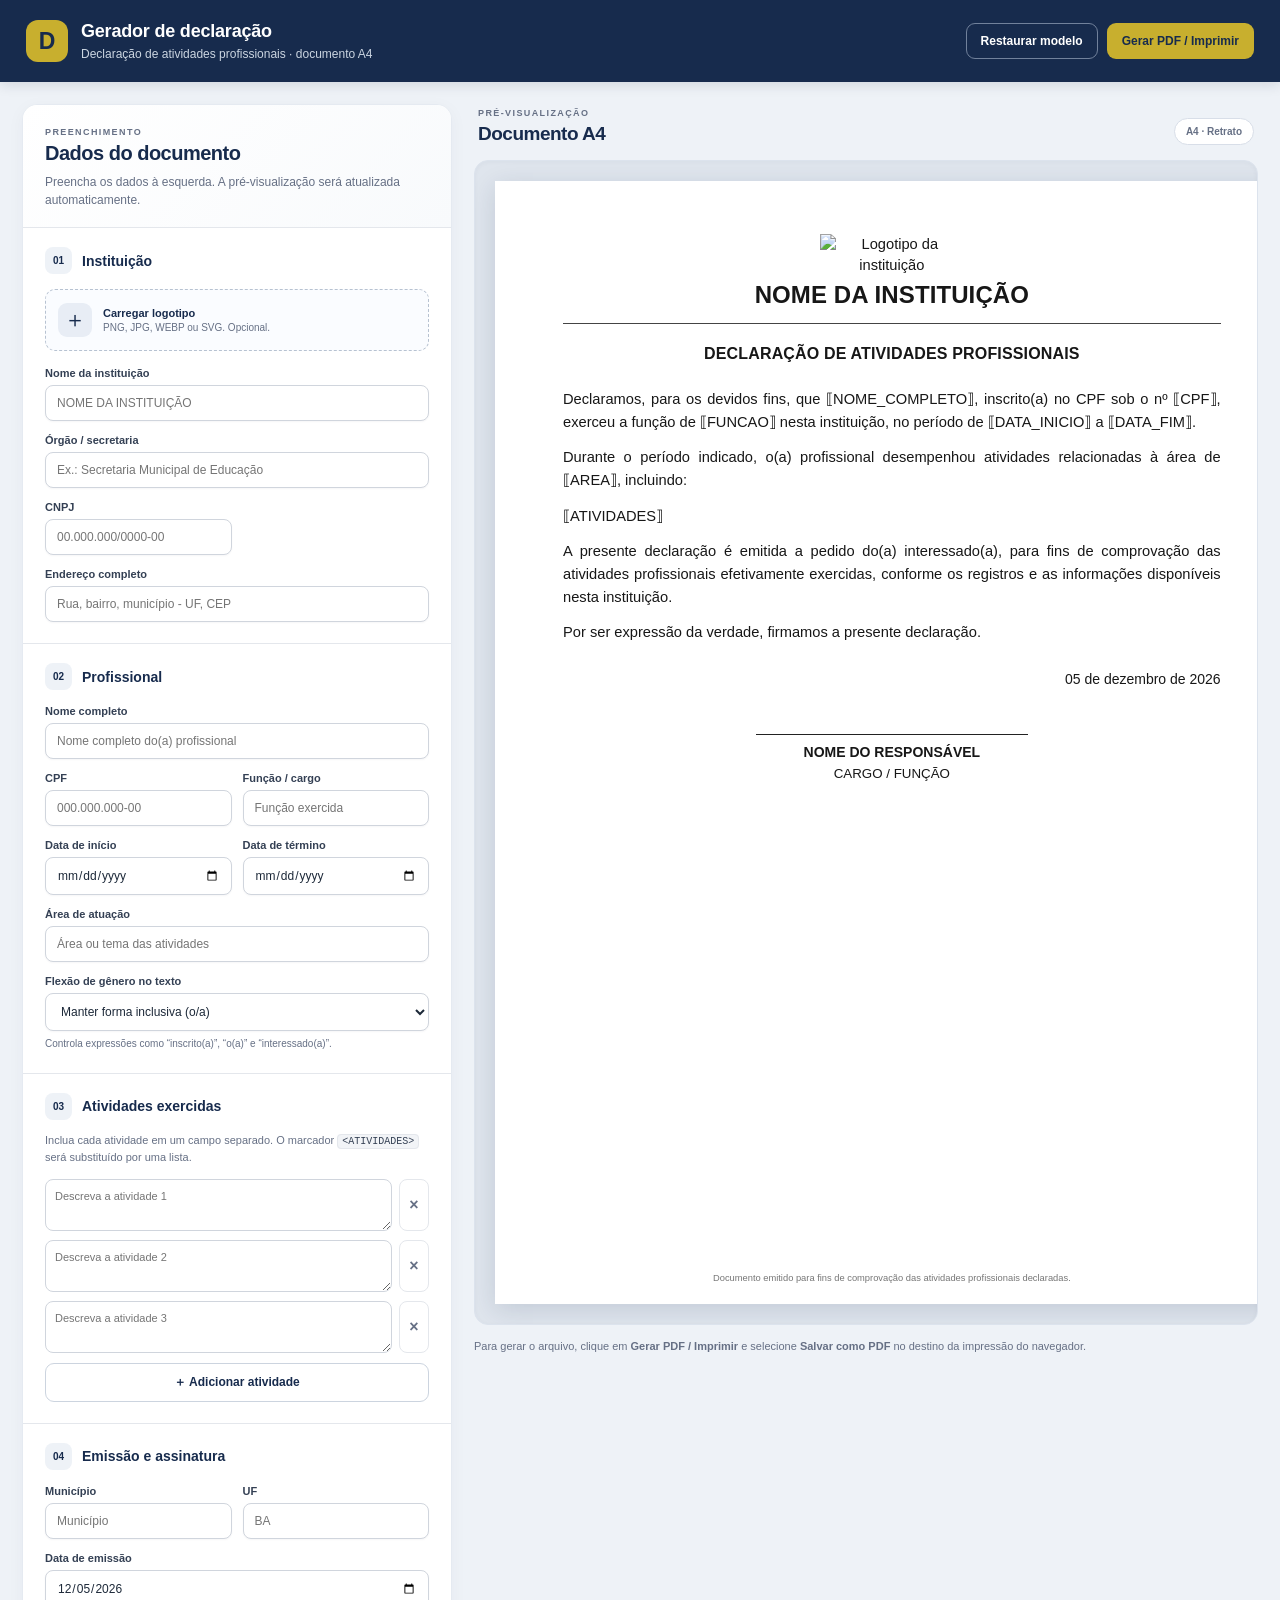
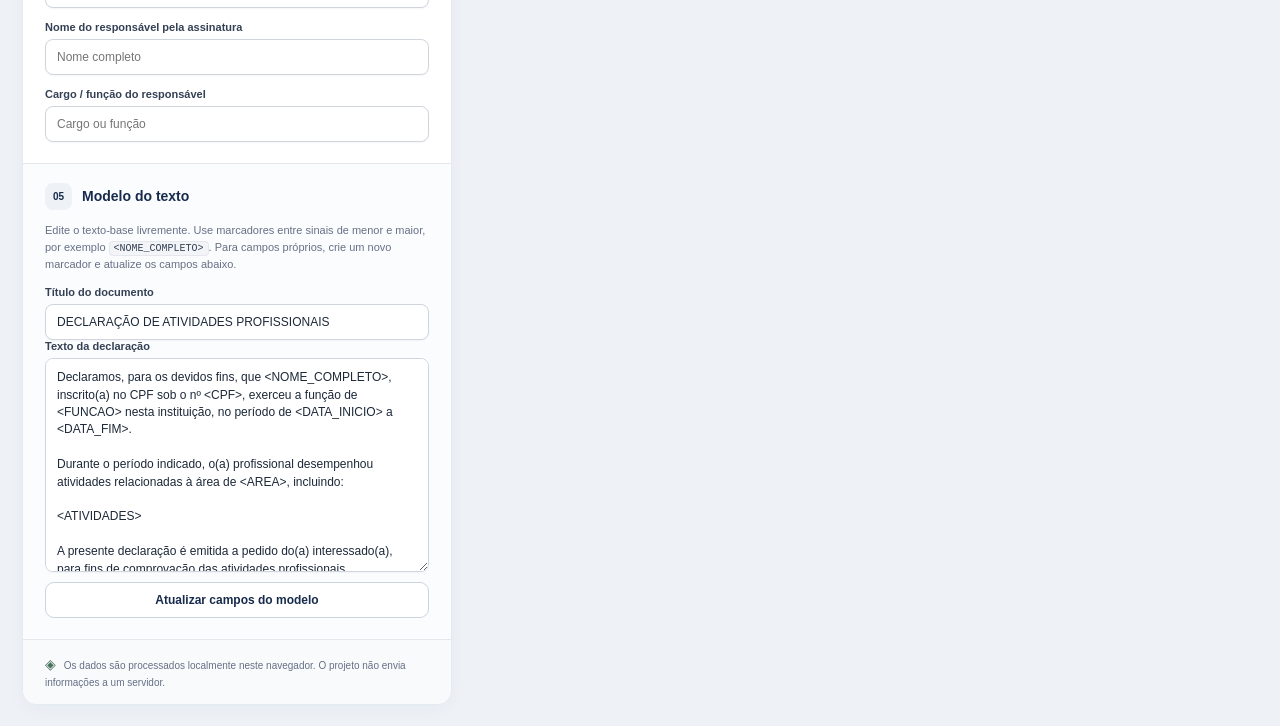
<file: gerador_declaracao/index.html>
<!doctype html>
<html lang="pt-BR">
<head>
  <meta charset="utf-8">
  <meta name="viewport" content="width=device-width, initial-scale=1">
  <meta name="theme-color" content="#172b4d">
  <title>Gerador de Declaração de Atividades Profissionais</title>
  <link rel="stylesheet" href="styles.css">
</head>
<body>
  <header class="app-header">
    <div class="brand-mark" aria-hidden="true">D</div>
    <div class="brand-copy">
      <h1>Gerador de declaração</h1>
      <p>Declaração de atividades profissionais · documento A4</p>
    </div>
    <div class="header-actions">
      <button type="button" class="button button-quiet" id="resetButton">Restaurar modelo</button>
      <button type="button" class="button button-primary" id="pdfButton">Gerar PDF / Imprimir</button>
    </div>
  </header>

  <main class="workspace">
    <aside class="editor" aria-label="Formulário de edição">
      <div class="editor-intro">
        <span class="eyebrow">PREENCHIMENTO</span>
        <h2>Dados do documento</h2>
        <p>Preencha os dados à esquerda. A pré-visualização será atualizada automaticamente.</p>
      </div>

      <section class="form-section">
        <div class="section-heading"><span class="step">01</span><h3>Instituição</h3></div>
        <label class="upload-box" for="logoInput">
          <input id="logoInput" type="file" accept="image/png,image/jpeg,image/webp,image/svg+xml">
          <span class="upload-icon" aria-hidden="true">＋</span>
          <span><strong>Carregar logotipo</strong><small>PNG, JPG, WEBP ou SVG. Opcional.</small></span>
          <img id="logoThumb" alt="Prévia do logotipo" hidden>
        </label>
        <div class="field-grid">
          <label class="field field-wide">Nome da instituição
            <input id="institutionName" type="text" placeholder="NOME DA INSTITUIÇÃO" autocomplete="organization" required>
          </label>
          <label class="field field-wide">Órgão / secretaria
            <input id="institutionOrg" type="text" placeholder="Ex.: Secretaria Municipal de Educação">
          </label>
          <label class="field">CNPJ
            <input id="institutionCnpj" type="text" placeholder="00.000.000/0000-00" inputmode="text" required>
          </label>
          <label class="field field-wide">Endereço completo
            <input id="institutionAddress" type="text" placeholder="Rua, bairro, município - UF, CEP">
          </label>
        </div>
      </section>

      <section class="form-section">
        <div class="section-heading"><span class="step">02</span><h3>Profissional</h3></div>
        <div class="field-grid">
          <label class="field field-wide">Nome completo
            <input id="fullName" type="text" placeholder="Nome completo do(a) profissional" required>
          </label>
          <label class="field">CPF
            <input id="cpf" type="text" placeholder="000.000.000-00" required>
          </label>
          <label class="field">Função / cargo
            <input id="jobTitle" type="text" placeholder="Função exercida" required>
          </label>
          <label class="field">Data de início
            <input id="startDate" type="date" required>
          </label>
          <label class="field">Data de término
            <input id="endDate" type="date" required>
          </label>
          <label class="field field-wide">Área de atuação
            <input id="area" type="text" placeholder="Área ou tema das atividades" required>
          </label>
          <label class="field field-wide">Flexão de gênero no texto
            <select id="genderMode">
              <option value="inclusive">Manter forma inclusiva (o/a)</option>
              <option value="masculine">Masculino</option>
              <option value="feminine">Feminino</option>
            </select>
            <small>Controla expressões como “inscrito(a)”, “o(a)” e “interessado(a)”.</small>
          </label>
        </div>
      </section>

      <section class="form-section">
        <div class="section-heading"><span class="step">03</span><h3>Atividades exercidas</h3></div>
        <p class="section-note">Inclua cada atividade em um campo separado. O marcador <code>&lt;ATIVIDADES&gt;</code> será substituído por uma lista.</p>
        <div id="activitiesList" class="activities-list"></div>
        <button type="button" class="button button-outline button-full" id="addActivityButton">＋ Adicionar atividade</button>
      </section>

      <section class="form-section">
        <div class="section-heading"><span class="step">04</span><h3>Emissão e assinatura</h3></div>
        <div class="field-grid">
          <label class="field">Município
            <input id="municipality" type="text" placeholder="Município" required>
          </label>
          <label class="field">UF
            <input id="state" type="text" placeholder="BA" maxlength="2" required>
          </label>
          <label class="field field-wide">Data de emissão
            <input id="issueDate" type="date" required>
          </label>
          <label class="field field-wide">Nome do responsável pela assinatura
            <input id="signerName" type="text" placeholder="Nome completo" required>
          </label>
          <label class="field field-wide">Cargo / função do responsável
            <input id="signerTitle" type="text" placeholder="Cargo ou função" required>
          </label>
        </div>
      </section>

      <section class="form-section model-section">
        <div class="section-heading"><span class="step">05</span><h3>Modelo do texto</h3></div>
        <p class="section-note">Edite o texto-base livremente. Use marcadores entre sinais de menor e maior, por exemplo <code>&lt;NOME_COMPLETO&gt;</code>. Para campos próprios, crie um novo marcador e atualize os campos abaixo.</p>
        <label class="field field-wide">Título do documento
          <input id="documentTitle" type="text" value="DECLARAÇÃO DE ATIVIDADES PROFISSIONAIS">
        </label>
        <label class="field field-wide">Texto da declaração
          <textarea id="templateText" rows="11" spellcheck="false"></textarea>
        </label>
        <button type="button" class="button button-outline button-full" id="refreshMarkersButton">Atualizar campos do modelo</button>
        <div id="customMarkerArea" class="custom-marker-area" hidden>
          <h4>Marcadores personalizados</h4>
          <p class="section-note">Preencha aqui os marcadores novos identificados no modelo.</p>
          <div id="customMarkerFields" class="field-grid"></div>
        </div>
      </section>

      <p class="privacy-note"><span aria-hidden="true">◈</span> Os dados são processados localmente neste navegador. O projeto não envia informações a um servidor.</p>
    </aside>

    <section class="preview-column" aria-label="Pré-visualização do documento">
      <div class="preview-toolbar">
        <div>
          <span class="eyebrow">PRÉ-VISUALIZAÇÃO</span>
          <h2>Documento A4</h2>
        </div>
        <span class="paper-tag">A4 · Retrato</span>
      </div>
      <div class="preview-stage">
        <article id="documentPreview" class="document-page">
          <header class="document-header">
            <img id="documentLogo" class="document-logo" alt="Logotipo da instituição" hidden>
            <div id="previewInstitutionName" class="institution-name">NOME DA INSTITUIÇÃO</div>
            <div id="previewInstitutionOrg" class="institution-org"></div>
            <div id="previewInstitutionCnpj" class="institution-meta"></div>
            <div id="previewInstitutionAddress" class="institution-meta"></div>
          </header>
          <div class="document-rule"></div>
          <h2 id="previewDocumentTitle" class="document-title">DECLARAÇÃO DE ATIVIDADES PROFISSIONAIS</h2>
          <div id="previewBody" class="document-body"></div>
          <div id="previewIssueDate" class="issue-date"></div>
          <footer class="signature-block">
            <div class="signature-line"></div>
            <div id="previewSignerName" class="signer-name"></div>
            <div id="previewSignerTitle" class="signer-title"></div>
          </footer>
          <div class="document-footer-note">Documento emitido para fins de comprovação das atividades profissionais declaradas.</div>
        </article>
      </div>
      <p class="preview-help">Para gerar o arquivo, clique em <strong>Gerar PDF / Imprimir</strong> e selecione <strong>Salvar como PDF</strong> no destino da impressão do navegador.</p>
    </section>
  </main>

  <script src="app.js"></script>
</body>
</html>
</file>
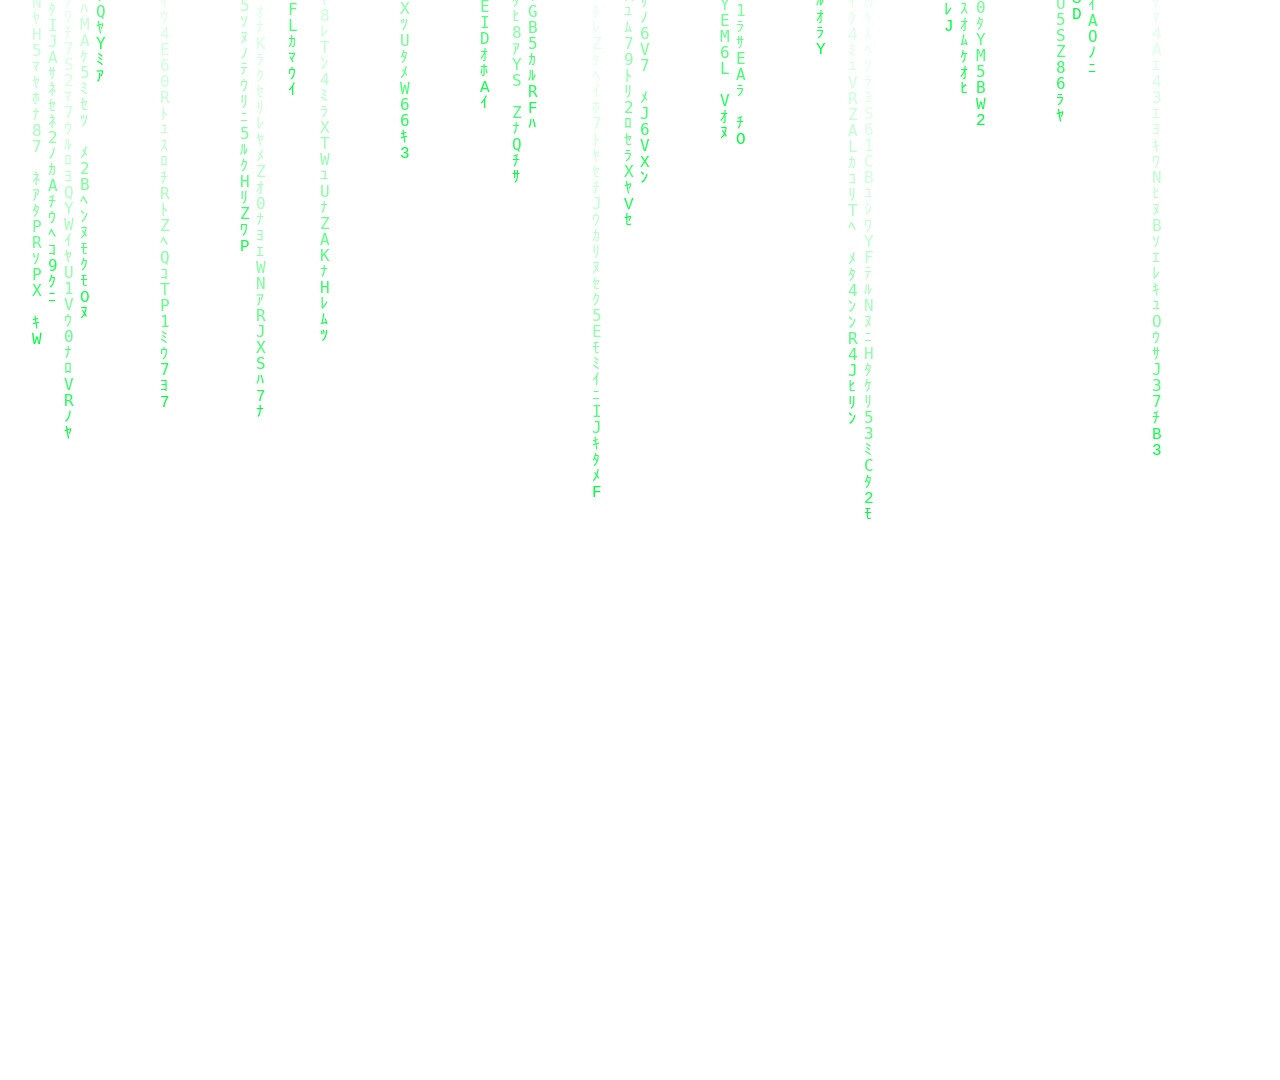
<file: animation.html>
<!DOCTYPE html>
<html lang="pt-BR">
<head>
    <meta charset="UTF-8">
    <meta name="viewport" content="width=device-width, initial-scale=1.0">
    <title>OBS Matrix Rain Overlay</title>
    <style>
        * {
            margin: 0;
            padding: 0;
            box-sizing: border-box;
        }

        body, html {
            width: 1920px;
            height: 1080px;
            overflow: hidden;
            background: transparent !important; /* Garante fundo totalmente transparente */
        }

        canvas {
            display: block;
            position: absolute;
            top: 0;
            left: 0;
            width: 1920px;
            height: 1080px;
            pointer-events: none; /* Ignora cliques para não atrapalhar o OBS */
        }
    </style>
</head>
<body>

    <canvas id="matrixCanvas"></canvas>

    <script>
        const canvas = document.getElementById('matrixCanvas');
        const ctx = canvas.getContext('2d');

        // Resolução padrão da live (Full HD)
        canvas.width = 1920;
        canvas.height = 1080;

        // Katakana original do Matrix + Números e Letras
        const katakana = 'ｱｲｳｴｵｶｷｸｹｺｻｼｽｾｿﾀﾁﾂﾃﾄﾅﾆﾇﾈﾉﾊﾋﾌﾍﾎﾏﾐﾑﾒﾓﾔﾕﾖﾗﾘﾙﾚﾛﾜﾝ1234567890ABCDEFGHIJKLMNOPQRSTUVWXYZ';
        const alphabet = katakana.split('');

        const fontSize = 16;
        const columns = canvas.width / fontSize;
        const rainDrops = [];

        // Inicializa colunas acima da tela para o efeito começar de forma suave
        for (let x = 0; x < columns; x++) {
            rainDrops[x] = Math.random() * -100;
        }

        function draw() {
            // Técnica especial para dar o efeito de rastro (fade-out) mantendo a transparência alfa
            ctx.fillStyle = 'rgba(0, 0, 0, 0.08)';
            ctx.globalCompositeOperation = 'destination-out';
            ctx.fillRect(0, 0, canvas.width, canvas.height);
            
            ctx.globalCompositeOperation = 'source-over';
            ctx.font = fontSize + 'px monospace';

            for (let i = 0; i < rainDrops.length; i++) {
                const text = alphabet[Math.floor(Math.random() * alphabet.length)];
                const x = i * fontSize;
                const y = rainDrops[i] * fontSize;

                // Faz a ponta de cada linha brilhar levemente em branco como no filme original
                if (Math.random() > 0.98) {
                    ctx.fillStyle = '#FFFFFF';
                } else {
                    ctx.fillStyle = '#00FF41'; // Verde Matrix fosforescente
                }

                ctx.fillText(text, x, y);

                // Reinicia a gota no topo após passar da tela baseado em chance aleatória
                if (y > canvas.height && Math.random() > 0.975) {
                    rainDrops[i] = 0;
                }
                rainDrops[i]++;
            }
        }

        // Roda a animação de forma otimizada a ~30 quadros por segundo
        setInterval(draw, 33);
    </script>
</body>
</html>
</file>
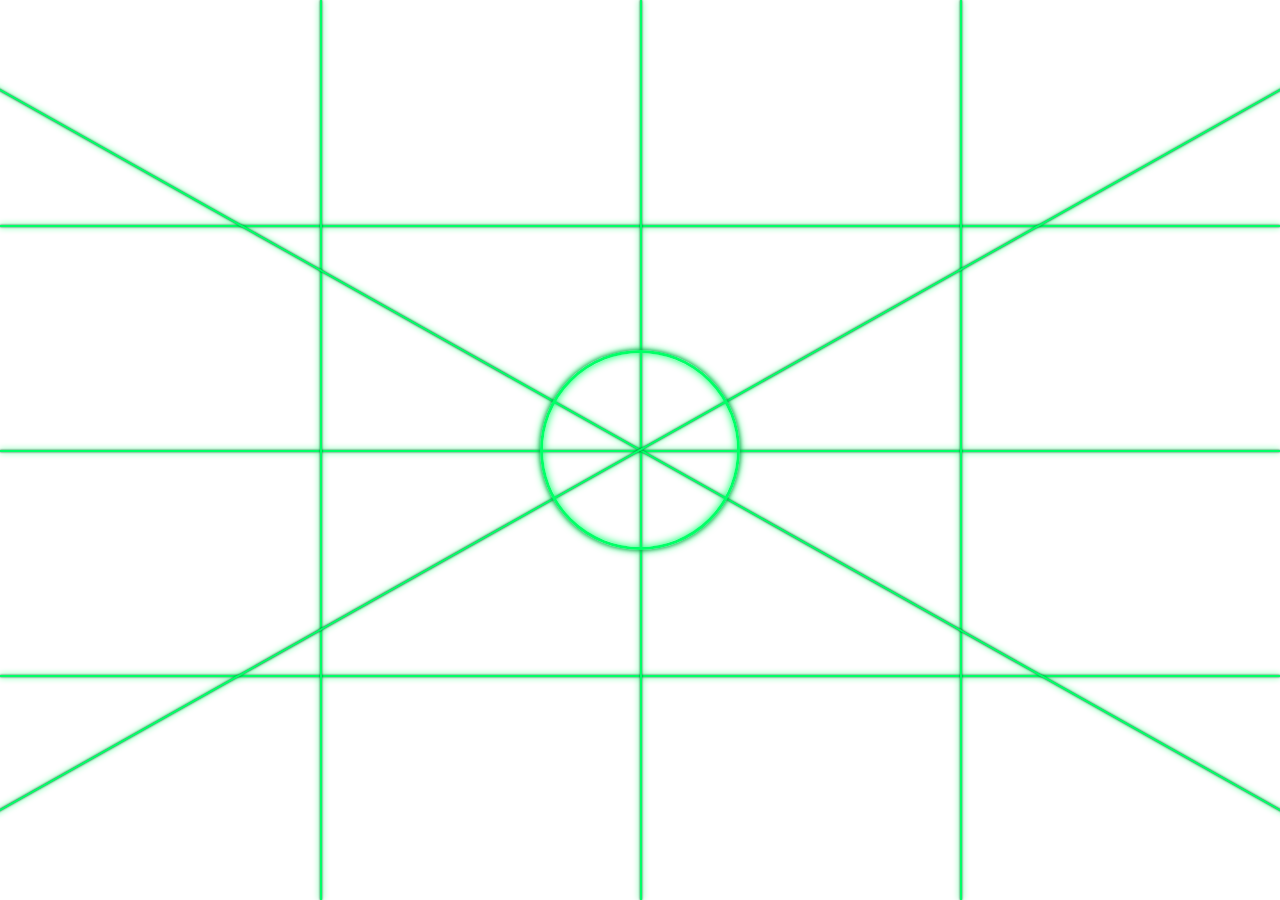
<file: enquadramento.html>
<!DOCTYPE html>
<html lang="pt-BR">
<head>
    <meta charset="UTF-8">
    <title>Grade de Alinhamento Técnico - Verde Neon</title>
    <style>
        * {
            box-sizing: border-box;
            margin: 0;
            padding: 0;
        }
        body, html {
            width: 100%;
            height: 100%;
            overflow: hidden;
            background: transparent;
        }
        
        .overlay-container {
            position: relative;
            width: 100%;
            height: 100%;
        }

        /* --- CONFIGURAÇÃO DA COR VERDE NEON DE ALTA VISIBILIDADE --- 
           O box-shadow e o filter garantem que a linha seja visível em qualquer iluminação de fundo */
        .neon-line {
            position: absolute;
            background-color: #00ff66; /* Verde Neon Puro */
            box-shadow: 0 0 6px #00ff66, 0 0 2px rgba(0, 0, 0, 0.9);
            pointer-events: none;
        }

        /* --- LINHAS HORIZONTAIS (Divisões de 25%, 50% e 75%) --- */
        .h-line-1 { top: 25%; left: 0; width: 100%; height: 2px; }
        .h-line-2 { top: 50%; left: 0; width: 100%; height: 2px; background-color: #00ff66; } /* Linha Central */
        .h-line-3 { top: 75%; left: 0; width: 100%; height: 2px; }

        /* --- LINHAS VERTICAIS (Divisões de 25%, 50% e 75%) --- */
        .v-line-1 { left: 25%; top: 0; width: 2px; height: 100%; }
        .v-line-2 { left: 50%; top: 0; width: 2px; height: 100%; background-color: #00ff66; } /* Linha Central */
        .v-line-3 { left: 75%; top: 0; width: 2px; height: 100%; }


        /* --- CÍRCULO CENTRAL DE ENQUADRAMENTO --- */
        .center-target {
            position: absolute;
            top: 50%;
            left: 50%;
            transform: translate(-50%, -50%);
            pointer-events: none;
        }

        .neon-circle {
            width: 200px; /* Tamanho otimizado para enquadramento de rosto/busto */
            height: 200px;
            border: 3px solid #00ff66;
            border-radius: 50%;
            box-shadow: 0 0 8px #00ff66, inset 0 0 8px #00ff66, 0 0 4px rgba(0, 0, 0, 0.8);
        }


        /* --- LINHAS DIAGONAIS DE PERSPECTIVA ESPACIAL --- */
        .diagonal-container {
            position: absolute;
            width: 100%;
            height: 100%;
            top: 0;
            left: 0;
            pointer-events: none;
            overflow: hidden;
        }

        .diagonal {
            position: absolute;
            width: 150%; /* Extensão longa para cobrir toda a diagonal do canvas 16:9 */
            height: 2px;
            background-color: #00ff66;
            box-shadow: 0 0 6px #00ff66, 0 0 2px rgba(0, 0, 0, 0.9);
            top: 50%;
            left: 50%;
        }

        /* Rotação matemática exata para o padrão de tela Proporcional 16:9 */
        .diag-1 { transform: translate(-50%, -50%) rotate(29.36deg); } 
        .diag-2 { transform: translate(-50%, -50%) rotate(-29.36deg); }

    </style>
</head>
<body>

    <div class="overlay-container">
        
        <!-- Grades Horizontais Neon -->
        <div class="neon-line h-line-1"></div>
        <div class="neon-line h-line-2"></div>
        <div class="neon-line h-line-3"></div>
        
        <!-- Grades Verticais Neon -->
        <div class="neon-line v-line-1"></div>
        <div class="neon-line v-line-2"></div>
        <div class="neon-line v-line-3"></div>

        <!-- Linhas Diagonais de Perspectiva Cruzada -->
        <div class="diagonal-container">
            <div class="diagonal diag-1"></div>
            <div class="diagonal diag-2"></div>
        </div>

        <!-- Alvo Centralizado Redondo -->
        <div class="center-target">
            <div class="neon-circle"></div>
        </div>

    </div>

</body>
</html>
</file>
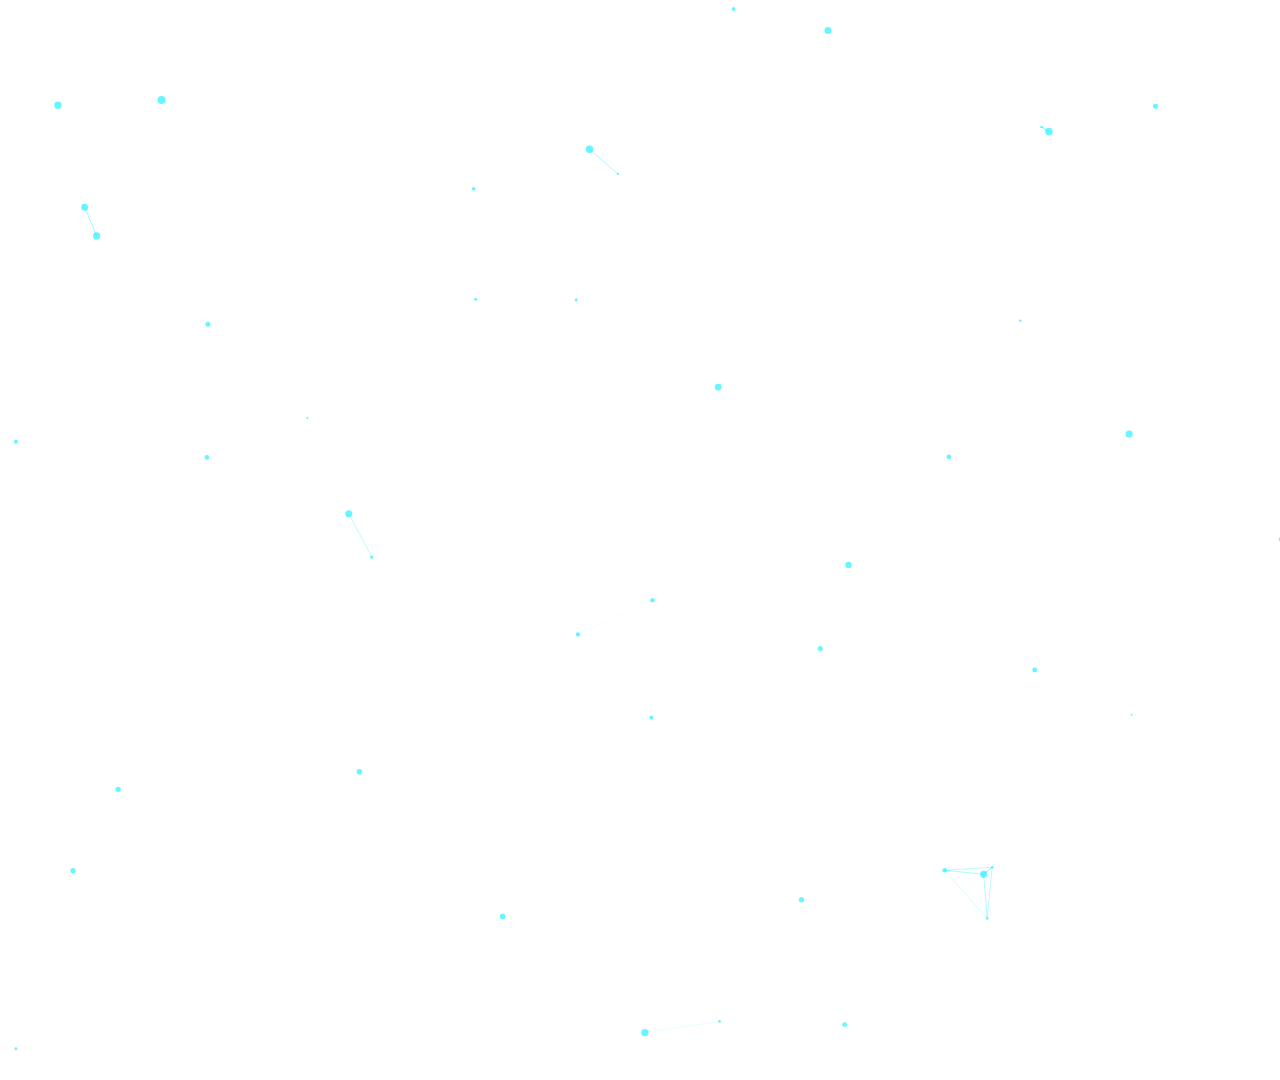
<file: plexus.html>
<!DOCTYPE html>
<html lang="pt-BR">
<head>
    <meta charset="UTF-8">
    <title>OBS Plexus Overlay</title>
    <style>
        * { margin: 0; padding: 0; }
        body, html { width: 1920px; height: 1080px; overflow: hidden; background: transparent !important; }
        canvas { display: block; position: absolute; top: 0; left: 0; pointer-events: none; }
    </style>
</head>
<body>
    <canvas id="plexusCanvas"></canvas>
    <script>
        const canvas = document.getElementById('plexusCanvas');
        const ctx = canvas.getContext('2d');
        canvas.width = 1920; canvas.height = 1080;

        const particles = [];
        const maxParticles = 60; // Quantidade sutil para não cobrir o vídeo
        const connectionDist = 150; // Distância máxima para ligar os pontos

        class Particle {
            constructor() {
                this.x = Math.random() * canvas.width;
                this.y = Math.random() * canvas.height;
                this.vx = (Math.random() - 0.5) * 1.2;
                this.vy = (Math.random() - 0.5) * 1.2;
                this.radius = Math.random() * 3 + 1;
            }
            update() {
                this.x += this.vx;
                this.y += this.vy;
                if (this.x < 0 || this.x > canvas.width) this.vx *= -1;
                if (this.y < 0 || this.y > canvas.height) this.vy *= -1;
            }
            draw() {
                ctx.beginPath();
                ctx.arc(this.x, this.y, this.radius, 0, Math.PI * 2);
                ctx.fillStyle = 'rgba(0, 240, 255, 0.6)'; // Pontos ciano translúcidos
                ctx.fill();
            }
        }

        for (let i = 0; i < maxParticles; i++) particles.push(new Particle());

        function animate() {
            ctx.clearRect(0, 0, canvas.width, canvas.height);
            
            for (let i = 0; i < particles.length; i++) {
                particles[i].update();
                particles[i].draw();
                
                for (let j = i + 1; j < particles.length; j++) {
                    const dx = particles[i].x - particles[j].x;
                    const dy = particles[i].y - particles[j].y;
                    const dist = Math.sqrt(dx * dx + dy * dy);
                    
                    if (dist < connectionDist) {
                        ctx.beginPath();
                        ctx.moveTo(particles[i].x, particles[i].y);
                        ctx.lineTo(particles[j].x, particles[j].y);
                        // A linha fica mais transparente quanto mais longe os pontos estão
                        ctx.strokeStyle = `rgba(0, 240, 255, ${1 - dist / connectionDist - 0.4})`;
                        ctx.lineWidth = 1;
                        ctx.stroke();
                    }
                }
            }
            requestAnimationFrame(animate);
        }
        animate();
    </script>
</body>
</html>
</file>
<file: gerador_declaracao/styles.css>
:root {
  --navy: #172b4d;
  --navy-2: #243f68;
  --gold: #c8af2e;
  --ink: #1d2939;
  --muted: #667085;
  --line: #e4e7ec;
  --soft: #f6f8fb;
  --white: #ffffff;
  --danger: #b42318;
  font-family: Inter, "Segoe UI", Roboto, Helvetica, Arial, sans-serif;
}
* { box-sizing: border-box; }
html { color-scheme: light; }
body { margin: 0; background: #eef2f7; color: var(--ink); }
button, input, textarea, select { font: inherit; }
button { cursor: pointer; }
.app-header {
  min-height: 82px; padding: 15px 26px; display: flex; align-items: center; gap: 13px;
  background: var(--navy); color: #fff; box-shadow: 0 3px 12px #10203a20;
}
.brand-mark {
  width: 42px; height: 42px; border-radius: 12px; display: grid; place-items: center;
  color: var(--navy); background: var(--gold); font-size: 23px; font-weight: 900;
}
.brand-copy { min-width: 0; }
.brand-copy h1 { margin: 0; font-size: 18px; letter-spacing: -.2px; }
.brand-copy p { margin: 5px 0 0; color: #cbd5e1; font-size: 12px; }
.header-actions { margin-left: auto; display: flex; gap: 9px; align-items: center; }
.button { border: 1px solid transparent; border-radius: 9px; padding: 10px 14px; font-size: 12px; font-weight: 750; transition: transform .12s ease, background .12s ease; }
.button:active { transform: translateY(1px); }
.button-primary { background: var(--gold); color: #172b4d; }
.button-primary:hover { background: #ddc54c; }
.button-quiet { background: transparent; border-color: #71819b; color: #fff; }
.button-quiet:hover { background: #ffffff12; }
.button-outline { background: #fff; border-color: #ccd4df; color: var(--navy); }
.button-outline:hover { border-color: var(--navy-2); background: #f8fafc; }
.button-full { width: 100%; margin-top: 10px; }
.workspace { display: grid; grid-template-columns: minmax(330px, 430px) minmax(580px, 1fr); gap: 22px; padding: 22px; align-items: start; max-width: 1800px; margin: 0 auto; }
.editor { min-width: 0; background: white; border: 1px solid #e5eaf1; border-radius: 15px; box-shadow: 0 4px 18px #1b33520a; overflow: hidden; }
.editor-intro { padding: 22px 22px 18px; background: linear-gradient(135deg, #fff, #f8fafc); border-bottom: 1px solid var(--line); }
.eyebrow { display: block; color: #667085; font-size: 9px; letter-spacing: 1.4px; font-weight: 800; }
.editor-intro h2, .preview-toolbar h2 { margin: 5px 0 0; font-size: 20px; letter-spacing: -.5px; color: var(--navy); }
.editor-intro p { margin: 8px 0 0; font-size: 12px; line-height: 1.5; color: var(--muted); }
.form-section { padding: 19px 22px 21px; border-bottom: 1px solid var(--line); }
.section-heading { display: flex; align-items: center; gap: 10px; margin-bottom: 15px; }
.step { flex: 0 0 auto; display: grid; place-items: center; width: 27px; height: 27px; border-radius: 8px; color: var(--navy); background: #eef2f7; font-size: 10px; font-weight: 800; }
.section-heading h3 { margin: 0; font-size: 14px; color: var(--navy); }
.field-grid { display: grid; grid-template-columns: repeat(2, minmax(0, 1fr)); gap: 13px 11px; }
.field { min-width: 0; display: flex; flex-direction: column; gap: 6px; color: #344054; font-size: 11px; font-weight: 700; }
.field-wide { grid-column: 1 / -1; }
.field input, .field textarea, .field select { min-width: 0; width: 100%; border: 1px solid #d0d5dd; border-radius: 8px; background: white; color: #1d2939; outline: none; padding: 10px 11px; font-size: 12px; font-weight: 450; box-shadow: 0 1px 2px #1018280a; }
.field input:focus, .field textarea:focus, .field select:focus { border-color: #5978a8; box-shadow: 0 0 0 3px #5978a81c; }
.field input.invalid, .field textarea.invalid, .field select.invalid { border-color: var(--danger); box-shadow: 0 0 0 3px #b4231812; }
.field textarea { resize: vertical; line-height: 1.45; }
.field small { color: var(--muted); font-size: 10px; font-weight: 450; line-height: 1.45; }
.upload-box { position: relative; display: flex; min-height: 62px; align-items: center; gap: 11px; margin-bottom: 16px; padding: 10px 12px; border: 1px dashed #b7c2d1; background: #fafcff; border-radius: 10px; cursor: pointer; }
.upload-box:hover { border-color: #627da7; background: #f4f7fc; }
.upload-box input { position: absolute; width: 1px; height: 1px; opacity: 0; }
.upload-icon { display: grid; place-items: center; width: 34px; height: 34px; border-radius: 9px; background: #e8edf5; color: var(--navy); font-size: 22px; }
.upload-box strong, .upload-box small { display: block; }
.upload-box strong { font-size: 11px; color: var(--navy); }
.upload-box small { margin-top: 3px; color: var(--muted); font-size: 10px; }
#logoThumb { margin-left: auto; width: 44px; height: 44px; object-fit: contain; background: white; border: 1px solid var(--line); border-radius: 5px; padding: 3px; }
.section-note { margin: -3px 0 13px; font-size: 11px; line-height: 1.55; color: var(--muted); }
code { background: #f2f4f7; border: 1px solid #e4e7ec; border-radius: 4px; padding: 1px 4px; color: #344054; font-size: 10px; }
.activities-list { display: grid; gap: 9px; }
.activity-row { display: grid; grid-template-columns: 1fr 30px; gap: 7px; align-items: stretch; }
.activity-row textarea { width: 100%; min-height: 49px; resize: vertical; padding: 9px; border: 1px solid #d0d5dd; border-radius: 8px; font-size: 11px; line-height: 1.45; }
.activity-row textarea:focus { outline: 2px solid #5978a81c; border-color: #5978a8; }
.remove-activity { border: 1px solid #e4e7ec; border-radius: 8px; background: #fff; color: #667085; font-weight: 800; }
.remove-activity:hover { background: #fef3f2; border-color: #fecdca; color: var(--danger); }
.model-section { background: #fbfcfe; }
.custom-marker-area { margin-top: 17px; padding-top: 15px; border-top: 1px solid var(--line); }
.custom-marker-area h4 { margin: 0 0 10px; font-size: 12px; color: var(--navy); }
.privacy-note { margin: 0; padding: 14px 22px; font-size: 10px; line-height: 1.5; color: #667085; background: #f8fafc; }
.privacy-note span { margin-right: 5px; color: #47715a; font-size: 14px; }
.preview-column { min-width: 0; }
.preview-toolbar { display: flex; align-items: end; justify-content: space-between; gap: 15px; padding: 4px 4px 15px; }
.preview-toolbar h2 { font-size: 19px; }
.paper-tag { border: 1px solid #d8dee8; background: #fff; border-radius: 20px; padding: 7px 11px; color: #667085; font-size: 10px; font-weight: 700; white-space: nowrap; }
.preview-stage { min-width: 0; overflow: auto; padding: 20px; border: 1px solid #dce3ed; border-radius: 14px; background: #dfe5ed; box-shadow: inset 0 1px 5px #172b4d0a; }
.document-page { position: relative; width: 210mm; min-height: 297mm; margin: 0 auto; padding: 14mm 18mm 12mm; box-sizing: border-box; background: #fff; color: #171717; box-shadow: 0 6px 24px #172b4d24; font-family: Arial, Helvetica, sans-serif; font-size: 11pt; line-height: 1.45; }
.document-header { text-align: center; }
.document-logo { display: block; width: auto; max-width: 38mm; height: auto; max-height: 23mm; object-fit: contain; margin: 0 auto 5px; }
.institution-name { font-size: 18pt; line-height: 1.2; font-weight: 800; text-transform: uppercase; letter-spacing: .1px; overflow-wrap: anywhere; }
.institution-org { margin-top: 3px; font-size: 9pt; line-height: 1.3; }
.institution-meta { margin-top: 2px; font-size: 8.5pt; line-height: 1.3; overflow-wrap: anywhere; }
.document-rule { height: 0; margin: 13px 0 19px; border-top: 1px solid #444; }
.document-title { margin: 0 0 23px; font-size: 12pt; line-height: 1.35; text-align: center; font-weight: 800; letter-spacing: .15px; }
.document-body { font-size: 11pt; line-height: 1.58; text-align: justify; overflow-wrap: anywhere; }
.document-body p { margin: 0 0 12px; }
.document-body p:last-child { margin-bottom: 0; }
.issue-date { margin-top: 25px; text-align: right; font-size: 10.5pt; line-height: 1.45; }
.signature-block { width: 72mm; max-width: 100%; margin: 44px auto 0; text-align: center; break-inside: avoid; }
.signature-line { width: 100%; border-top: 1px solid #222; margin-bottom: 7px; }
.signer-name { font-size: 10.5pt; font-weight: 700; text-transform: none; overflow-wrap: anywhere; }
.signer-title { margin-top: 2px; font-size: 10pt; overflow-wrap: anywhere; }
.document-footer-note { position: absolute; bottom: 5mm; left: 18mm; right: 18mm; text-align: center; font-size: 7pt; line-height: 1.25; color: #767676; }
.preview-help { max-width: 800px; margin: 13px auto 0; color: #667085; font-size: 11px; line-height: 1.55; }

@media (max-width: 1100px) {
  .workspace { grid-template-columns: minmax(310px, 390px) minmax(0, 1fr); padding: 14px; gap: 14px; }
  .preview-stage { padding: 12px; }
  .document-page { margin-left: 0; margin-right: 0; }
}
@media (max-width: 760px) {
  .app-header { flex-wrap: wrap; padding: 14px; }
  .brand-copy { flex: 1; }
  .brand-copy h1 { font-size: 16px; }
  .header-actions { margin: 6px 0 0; width: 100%; }
  .header-actions .button { flex: 1; padding-inline: 7px; }
  .workspace { display: flex; flex-direction: column; padding: 10px; }
  .editor, .preview-column { width: 100%; }
  .form-section { padding: 17px 15px; }
  .editor-intro { padding: 18px 15px; }
  .preview-stage { padding: 10px; }
  .preview-column { overflow: hidden; }
}
@page { size: A4 portrait; margin: 0; }
@media print {
  html, body { width: 210mm; margin: 0 !important; padding: 0 !important; background: white !important; }
  body { -webkit-print-color-adjust: exact; print-color-adjust: exact; }
  .app-header, .editor, .preview-toolbar, .preview-help { display: none !important; }
  .workspace { display: block !important; padding: 0 !important; margin: 0 !important; max-width: none !important; }
  .preview-column { display: block !important; margin: 0 !important; padding: 0 !important; }
  .preview-stage { display: block !important; overflow: visible !important; padding: 0 !important; margin: 0 !important; border: 0 !important; border-radius: 0 !important; background: white !important; box-shadow: none !important; }
  .document-page { width: 210mm !important; min-height: 297mm !important; margin: 0 !important; padding: 14mm 18mm 12mm !important; box-shadow: none !important; border: 0 !important; }
  .document-footer-note { color: #777 !important; }
}
</file>
